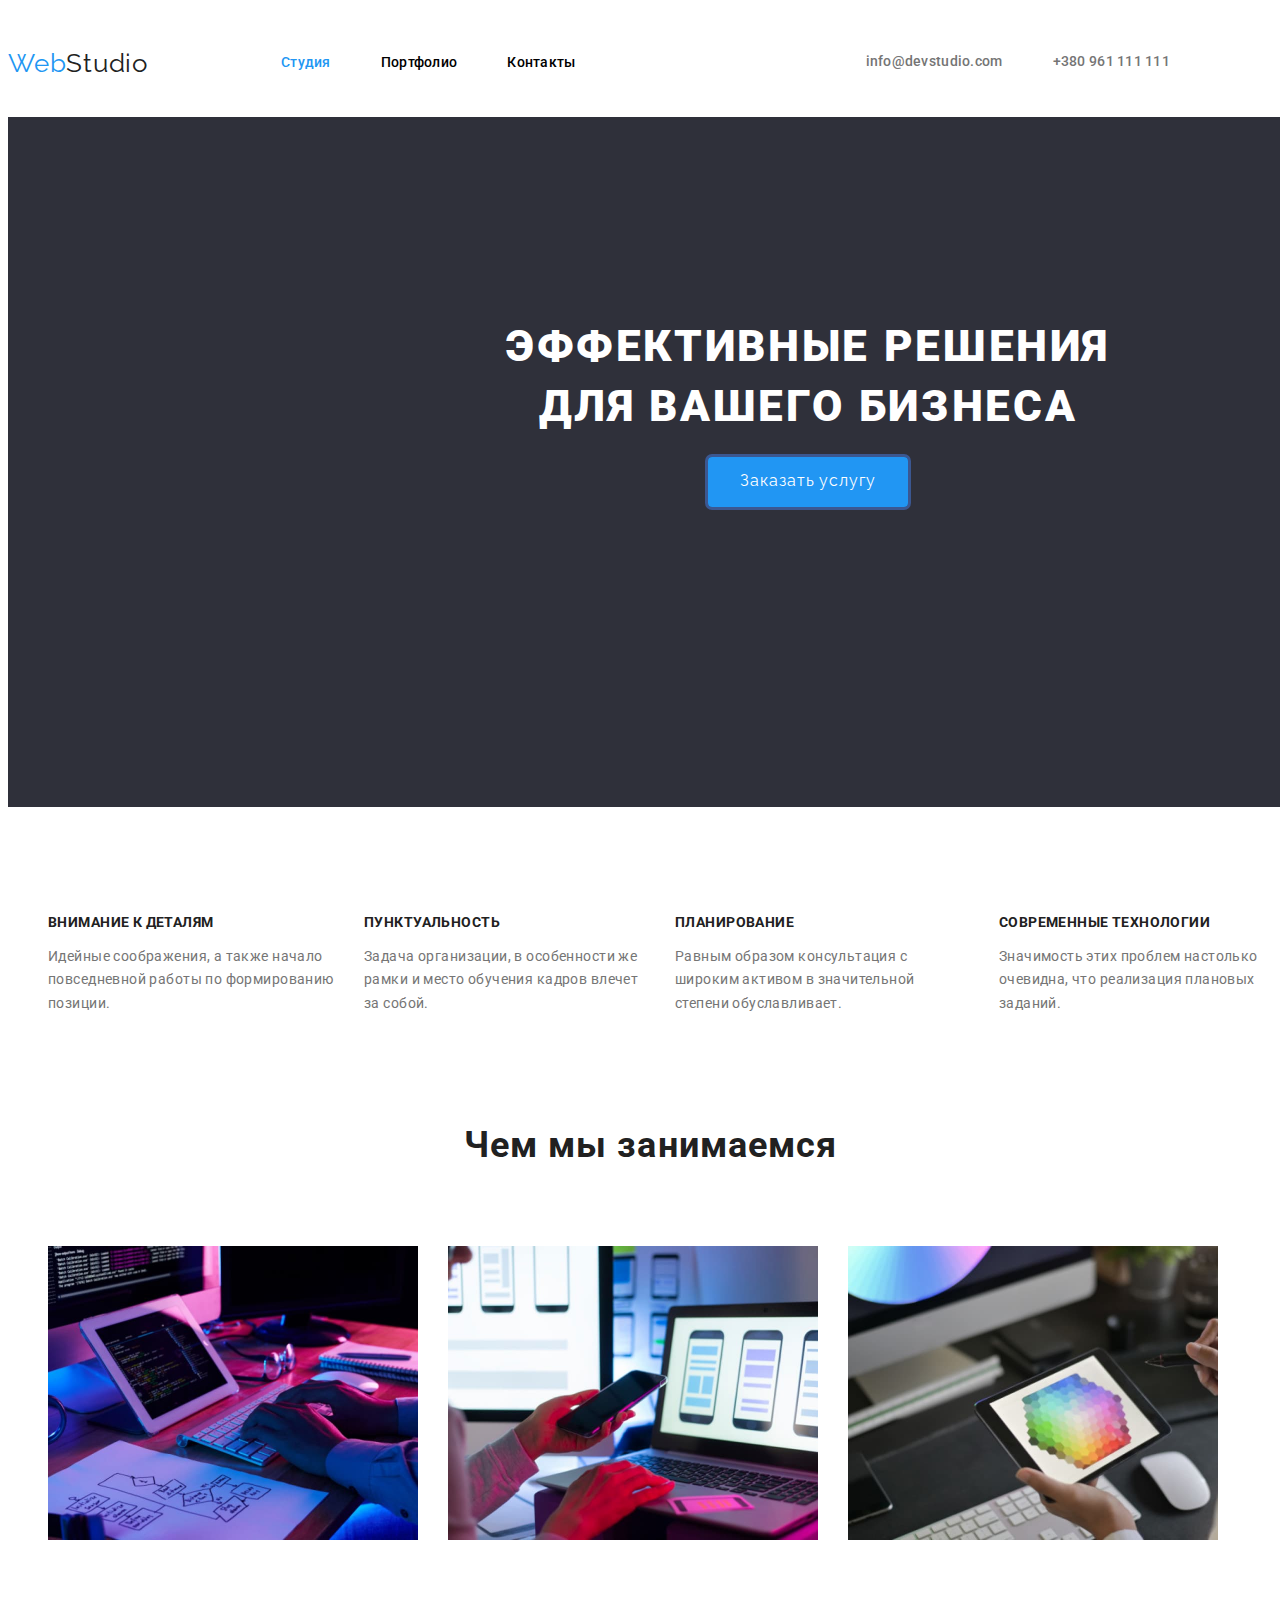
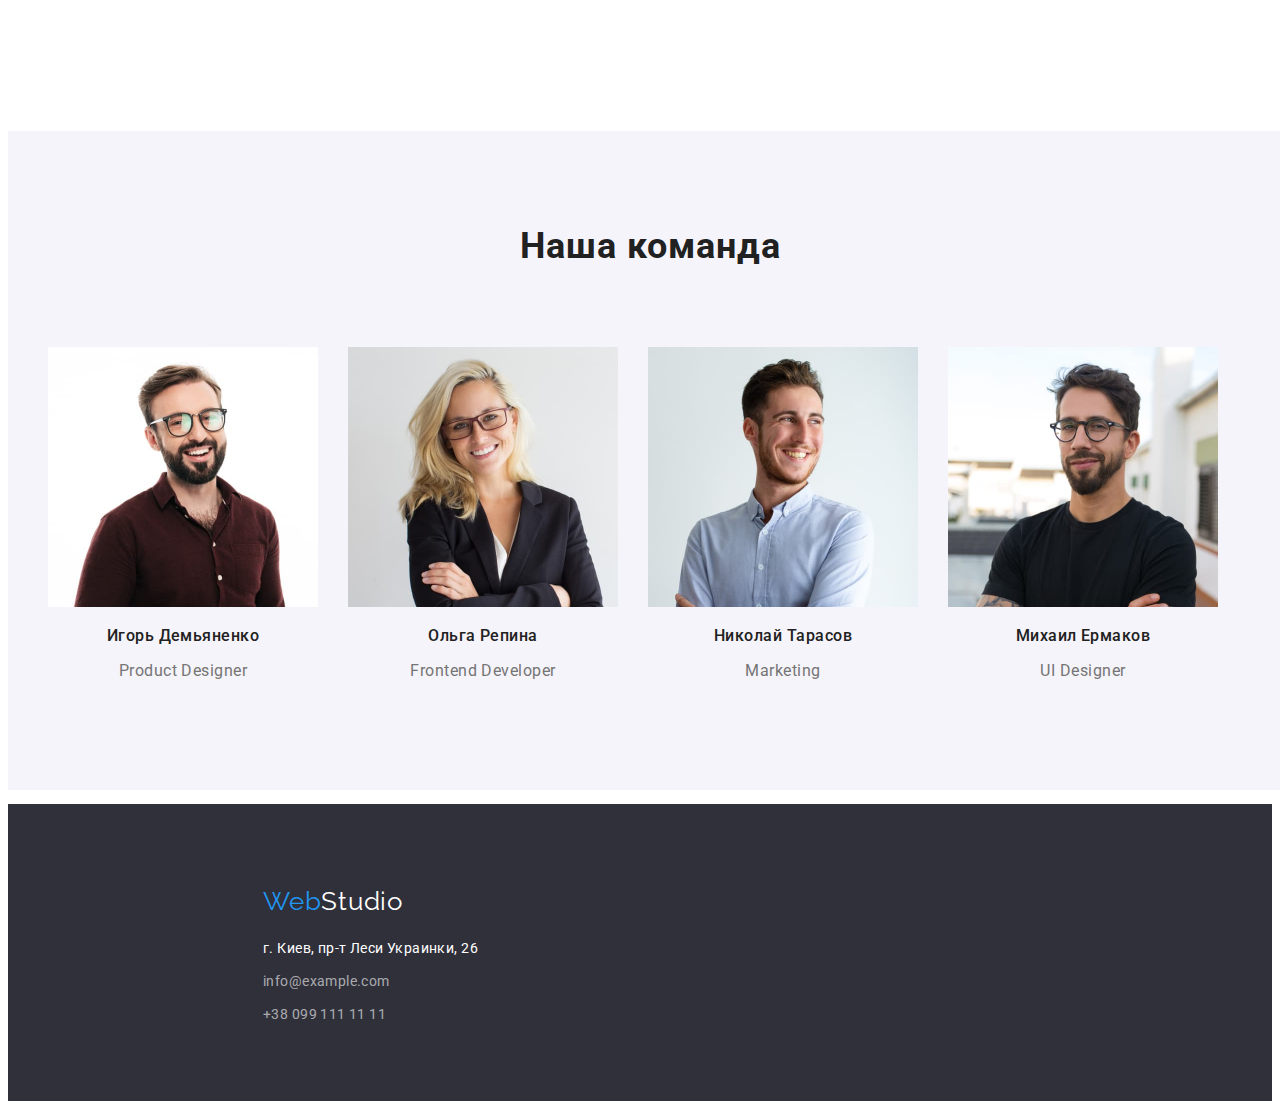
<file: index.html>
<!DOCTYPE html>
<html lang="ru">
  <head>
    <meta charset="UTF-8" />
    <meta http-equiv="X-UA-Compatible" content="IE=edge" />
    <meta name="viewport" content="width=device-width, initial-scale=1.0" />
    <link
      rel="stylesheet"
      href="https://cdnjs.cloudflare.com/ajax/libs/modern-normalize/1.1.0/modern-normalize.min.css"
      integrity="sha512-wpPYUAdjBVSE4KJnH1VR1HeZfpl1ub8YT/NKx4PuQ5NmX2tKuGu6U/JRp5y+Y8XG2tV+wKQpNHVUX03MfMFn9Q=="
      crossorigin="anonymous"
      referrerpolicy="no-referrer"
    />
    <link rel="preconnect" href="https://fonts.googleapis.com" />
    <link rel="preconnect" href="https://fonts.gstatic.com" crossorigin />
    <link
      href="https://fonts.googleapis.com/css2?family=Poppins:wght@300;400;500;700&family=Raleway:wght@700&family=Roboto:wght@400;500;700;900&display=swap"
      rel="stylesheet"
    />
    <link rel="stylesheet" href="./css/style.css" />
    <title>Web Studio</title>
  </head>
  <body>
    <!--Шапка-->
    <header class="header content">
      <nav class="main-nav">
        <a class="logo" href="./index.html" lang="en"><span class="web">Web</span>Studio</a>
        <ul class="header-list menu-list">
          <li class="li">
            <a href="./index.html" class="link active color-black"
              ><span class="studio">Студия</span>
            </a>
          </li>
          <li class="li"><a href="./portfolio.html" class="link color-black">Портфолио</a></li>
          <li class="li"><a href="" class="link color-black">Контакты</a></li>
        </ul>
      </nav>
      <ul class="contact-header list menu-list">
        <li class="contact-item">
          <a href="mailto:info@devstudio.com" class="contact">info@devstudio.com </a>
        </li>
        <li class="contact-item">
          <a href="tel:+380961111111" class="contact"> +380 961 111 111 </a>
        </li>
      </ul>
    </header>
    <!--Основна частина-->
    <main>
      <!--Замовлення послуги-->
      <section class="button">
        <h1 class="h1">Эффективные решения для вашего бизнеса</h1>
        <div class="main-btn">
          <button type="button" class="main-button">Заказать услугу</button>
        </div>
      </section>
      <!--Інформація-->
      <section class="content">
        <ul class="info menu-list">
          <li>
            <h3 class="h3">Внимание к деталям</h3>
            <p class="p">
              Идейные соображения, а также начало повседневной работы по формированию позиции.
            </p>
          </li>
          <li>
            <h3 class="h3">Пунктуальность</h3>
            <p class="p">
              Задача организации, в особенности же рамки и место обучения кадров влечет за собой.
            </p>
          </li>
          <li>
            <h3 class="h3">Планирование</h3>
            <p class="p">
              Равным образом консультация с широким активом в значительной степени обуславливает.
            </p>
          </li>
          <li>
            <h3 class="h3">Современные технологии</h3>
            <p class="p">
              Значимость этих проблем настолько очевидна, что реализация плановых заданий.
            </p>
          </li>
        </ul>
      </section>
      <!--Фото чим займаються-->
      <section class="work content">
        <h2 class="h2">Чем мы занимаемся</h2>
        <ul class="menu-list">
          <li class="img">
            <img src="./image/box1.jpg" alt="planing" height="294" width="370" />
          </li>
          <li class="img">
            <img src="./image/box2.jpg" alt="design" height="294" width="370" />
          </li>
          <li class="img">
            <img src="./image/box3.jpg" alt="creating" height="294" width="370" />
          </li>
        </ul>
      </section>
      <!--Команда проекту-->
      <section class="command content">
        <h2 class="h2 margin">Наша команда</h2>
        <ul class="menu-list">
          <li class="command-list">
            <img src="./image/img.jpg" alt="igor" width="270" height="260" />
            <h3 class="name">Игорь Демьяненко</h3>
            <p class="job" lang="en">Product Designer</p>
          </li>
          <li class="command-list">
            <img src="./image/img1.jpg" alt="olena" width="270" height="260" />
            <h3 class="name">Ольга Репина</h3>
            <p class="job" lang="en">Frontend Developer</p>
          </li>
          <li class="command-list">
            <img src="./image/img2.jpg" alt="mykola" width="270" height="260" />
            <h3 class="name">Николай Тарасов</h3>
            <p class="job" lang="en">Marketing</p>
          </li>
          <li class="command-list">
            <img src="./image/img3.jpg" alt="mykhailo" width="270" height="260" />
            <h3 class="name">Михаил Ермаков</h3>
            <p class="job" lang="en">UI Designer</p>
          </li>
        </ul>
      </section>
    </main>
    <!--Футер-->
    <footer>
      <address class="adr">
        <ul class="list">
          <li class="footer-list">
            <a class="logo logo-footer" href="./index.html" lang="en"
              ><span class="web">Web</span><span class="studio-footer">Studio</span></a
            >
          </li>
          <li class="footer-list">
            <a
              href="https://goo.gl/maps/RZPMEvAZjLtWF5f4A"
              target="_blank"
              class="footer-style-white"
              rel="noreferrer noopener"
              >г. Киев, пр-т Леси Украинки, 26</a
            >
          </li>
          <li class="footer-list">
            <a href="mailto:info@example.com" class="footer-style">info@example.com </a>
          </li>
          <li class="footer-list">
            <a href="tel:+380991111111" class="footer-style">+38 099 111 11 11 </a>
          </li>
        </ul>
      </address>
    </footer>
  </body>
</html>
</file>
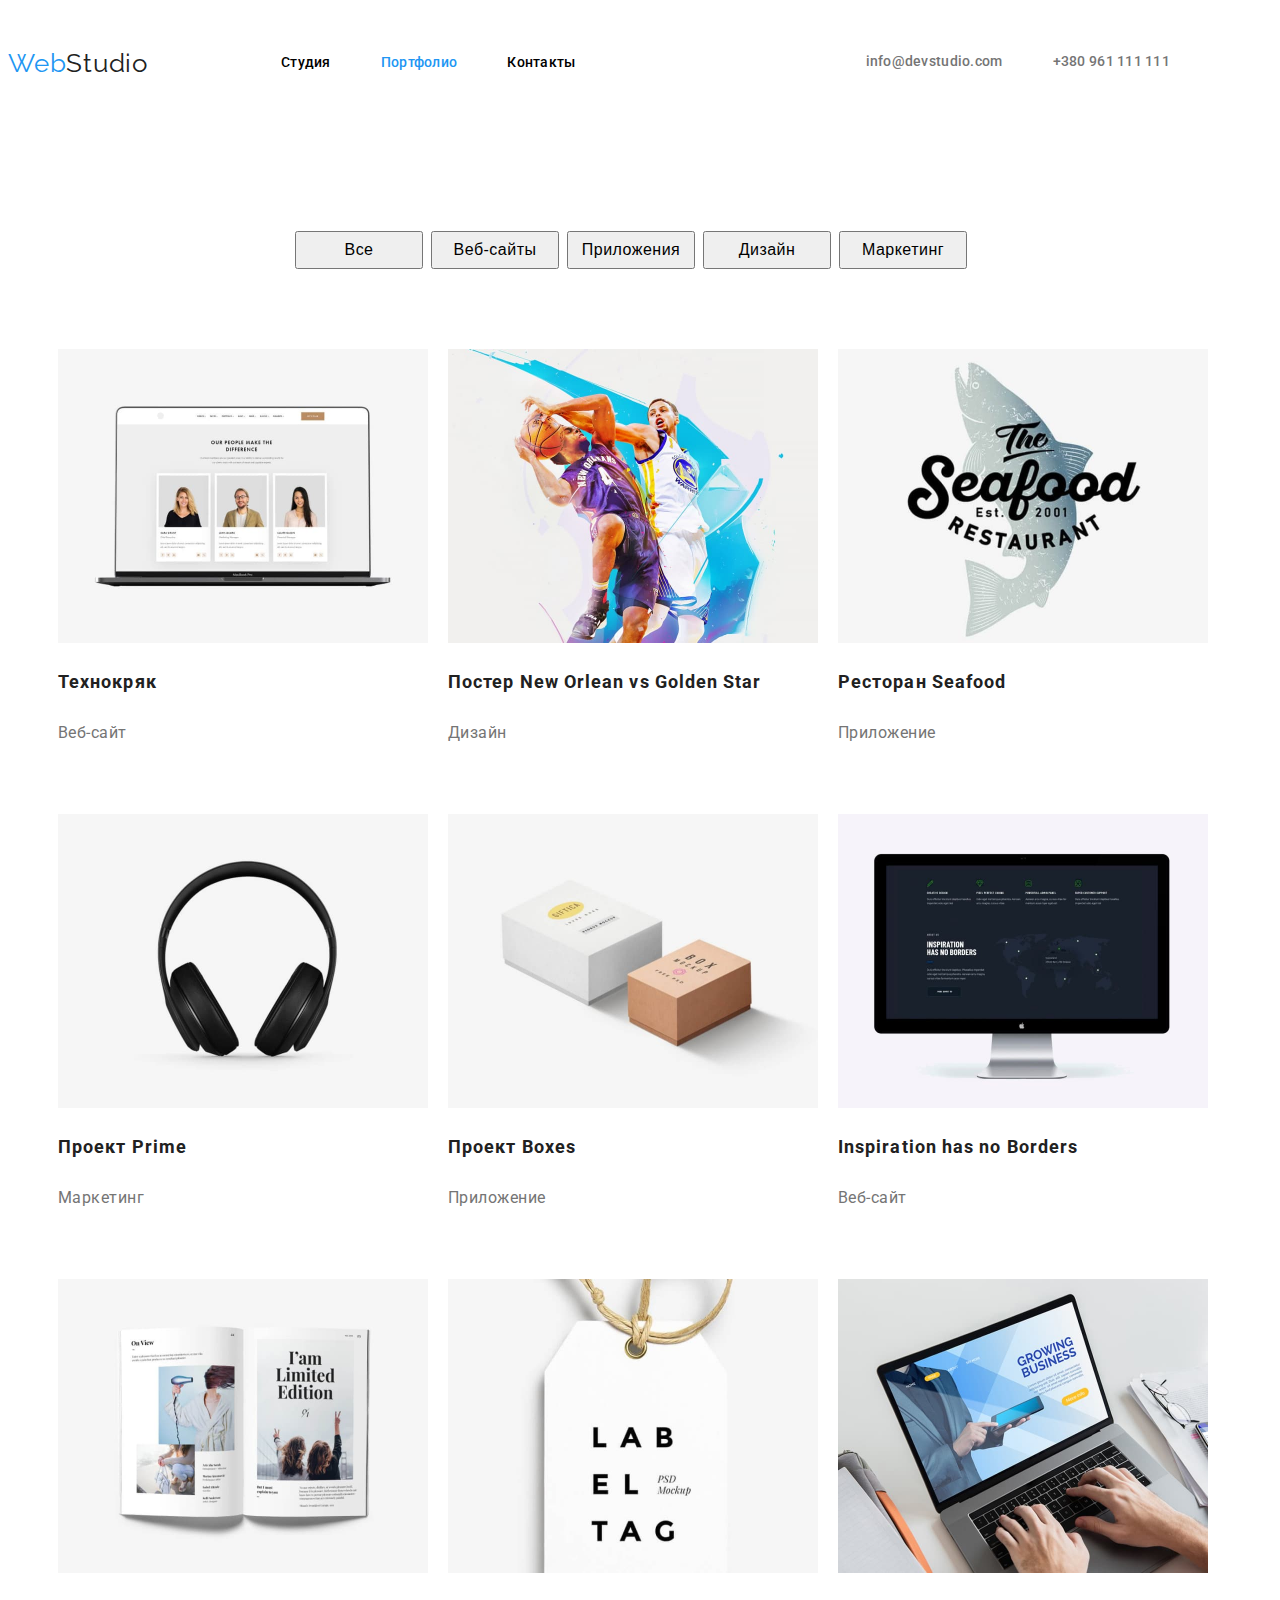
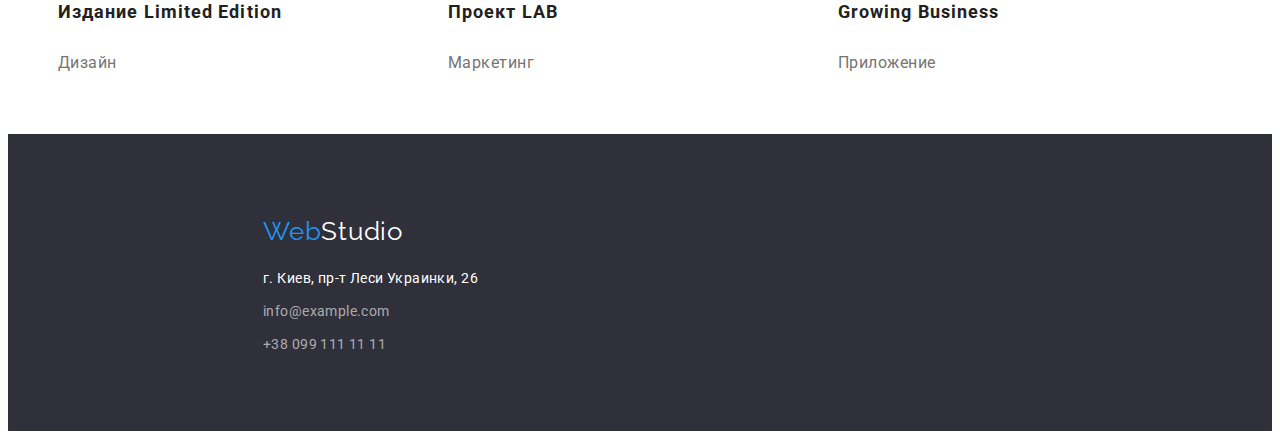
<file: portfolio.html>
<!DOCTYPE html>
<html lang="ru">
  <head>
    <meta charset="UTF-8" />
    <meta http-equiv="X-UA-Compatible" content="IE=edge" />
    <meta name="viewport" content="width=device-width, initial-scale=1.0" />
    <link
      rel="stylesheet"
      href="https://cdnjs.cloudflare.com/ajax/libs/modern-normalize/1.1.0/modern-normalize.min.css"
      integrity="sha512-wpPYUAdjBVSE4KJnH1VR1HeZfpl1ub8YT/NKx4PuQ5NmX2tKuGu6U/JRp5y+Y8XG2tV+wKQpNHVUX03MfMFn9Q=="
      crossorigin="anonymous"
      referrerpolicy="no-referrer"
    />
    <link rel="preconnect" href="https://fonts.googleapis.com" />
    <link rel="preconnect" href="https://fonts.gstatic.com" crossorigin />
    <link
      href="https://fonts.googleapis.com/css2?family=Poppins:wght@300;400;500;700&family=Raleway:wght@700&family=Roboto:wght@400;500;700;900&display=swap"
      rel="stylesheet"
    />
    <link rel="stylesheet" href="./css/style.css" />

    <title>Portfolio</title>
  </head>
  <body>
    <!--Шапка-->
    <header class="header content">
      <nav class="main-nav">
        <a class="logo" href="./index.html" lang="en"><span class="web">Web</span>Studio</a>
        <ul class="header-list list menu-list">
          <li class="li">
            <a href="./index.html" class="link color-black"><span class="studio">Студия</span> </a>
          </li>
          <li class="li">
            <a href="./portfolio.html" class="link active color-black">Портфолио</a>
          </li>
          <li class="li"><a href="" class="link color-black">Контакты</a></li>
        </ul>
      </nav>
      <ul class="contact-header list menu-list">
        <li class="contact-item">
          <a href="mailto:info@devstudio.com" class="contact">info@devstudio.com </a>
        </li>
        <li class="contact-item">
          <a href="tel:+380961111111" class="contact"> +380 961 111 111 </a>
        </li>
      </ul>
    </header>
    <main>
      <!--BUTTONS-->
      <section class="filter content">
        <h1 hidden>Портфолио</h1>
        <ul class="list button-item">
          <li class="filter-list">
            <button type="button" class="filter-button">Все</button>
          </li>
          <li class="filter-list">
            <button type="button" class="filter-button">Веб-сайты</button>
          </li>
          <li class="filter-list">
            <button type="button" class="filter-button">Приложения</button>
          </li>
          <li class="filter-list">
            <button type="button" class="filter-button">Дизайн</button>
          </li>
          <li class="filter-list">
            <button type="button" class="filter-button">Маркетинг</button>
          </li>
        </ul>
        <!--PORTFOLIO CONTENT-->
        <ul class="list content">
          <li class="portfolio-list">
            <a href="">
              <img src="./image/nout.jpg" alt="notebook" width="370" />
              <h3 class="portfolio-h3">Технокряк</h3>
              <p class="portfolio-p">Веб-сайт</p>
            </a>
          </li>
          <li class="portfolio-list">
            <a href="">
              <img src="./image/sport.jpg" alt="sport" width="370" />
              <h3 class="portfolio-h3">Постер New Orlean vs Golden Star</h3>
              <p class="portfolio-p">Дизайн</p>
            </a>
          </li>
          <li class="portfolio-list">
            <a href="">
              <img src="./image/seafood.jpg" alt="restoran" width="370" />
              <h3 class="portfolio-h3">Ресторан Seafood</h3>
              <p class="portfolio-p">Приложение</p>
            </a>
          </li>
          <li class="portfolio-list">
            <a href="">
              <img src="./image/headfone.jpg" alt="headfone" width="370" />
              <h3 class="portfolio-h3">Проект Prime</h3>
              <p class="portfolio-p">Маркетинг</p>
            </a>
          </li>
          <li class="portfolio-list">
            <a href="">
              <img src="./image/box.jpg" alt="box" width="370" />
              <h3 class="portfolio-h3">Проект Boxes</h3>
              <p class="portfolio-p">Приложение</p>
            </a>
          </li>
          <li class="portfolio-list">
            <a href="">
              <img src="./image/monitor.jpg" alt="monitor" width="370" />
              <h3 class="portfolio-h3">Inspiration has no Borders</h3>
              <p class="portfolio-p">Веб-сайт</p>
            </a>
          </li>
          <li class="portfolio-list">
            <a href="">
              <img src="./image/book.jpg" alt="book" width="370" />
              <h3 class="portfolio-h3">Издание Limited Edition</h3>
              <p class="portfolio-p">Дизайн</p>
            </a>
          </li>
          <li class="portfolio-list">
            <a href="">
              <img src="./image/birka.jpg" alt="birka" width="370" />
              <h3 class="portfolio-h3">Проект LAB</h3>
              <p class="portfolio-p">Маркетинг</p>
            </a>
          </li>
          <li class="portfolio-list">
            <a href="">
              <img src="./image/busines.jpg" alt="busines" width="370" />
              <h3 class="portfolio-h3">Growing Business</h3>
              <p class="portfolio-p">Приложение</p>
            </a>
          </li>
        </ul>
      </section>
    </main>
    <!--FOOTER-->
    <footer class="footer-footer">
      <address class="adr">
        <ul class="list">
          <li class="footer-list">
            <a class="logo logo-footer" href="./index.html" lang="en"
              ><span class="web">Web</span><span class="studio-footer">Studio</span></a
            >
          </li>
          <li class="footer-list">
            <a
              href="https://goo.gl/maps/RZPMEvAZjLtWF5f4A"
              target="_blank"
              class="footer-style-white"
              rel="noreferrer noopener"
              >г. Киев, пр-т Леси Украинки, 26</a
            >
          </li>
          <li class="footer-list">
            <a href="mailto:info@example.com" class="footer-style">info@example.com </a>
          </li>
          <li class="footer-list">
            <a href="tel:+380991111111" class="footer-style">+38 099 111 11 11 </a>
          </li>
        </ul>
      </address>
    </footer>
  </body>
</html>
</file>
<file: css/style.css>
:root {
  --main-font: 'Roboto', sans-serif;
  --second-font: 'Raleway', sans-serif;
  --black-color: #000000;
  --second-black: #212121;
  --backg-color: #2f303a;
  --white-color: #ffffff;
  --blue-color: #2196f3;
  --p-color: #757575;
  --grey-color: #f5f4fa;
}

body {
  font-family: var(--main-font);
  font-size: 14px;
  color: var(--black-color);
  background-color: var(--white-color);
}

.content {
  width: 1285px;
  margin: 0 auto;
}

.list {
  list-style: none;
}

.menu-list {
  list-style: none;
  display: flex;
}

a {
  text-decoration: none;
}

.color-black {
  color: var(--black-color);
  font-weight: 500;
  font-size: 14px;
  line-height: 1.14;
  letter-spacing: 0.02em;
}

/*header*/
.header {
  display: flex;
  padding-top: 32px;
  padding-bottom: 32px;
}

.web {
  color: var(--blue-color);
  font-size: 26px;
  line-height: 1.19;
  letter-spacing: 0.03em;
  font-family: var(--second-font);
}

.logo {
  padding-top: 8px;
  display: block;
  font-family: var(--second-font);
  font-size: 26px;
  line-height: 1.19;
  letter-spacing: 0.03em;
  color: var(--second-black);
}

.header-list {
  text-align: center;
  margin-left: 93px;
}

.li {
  margin-right: 50px;
  color: var(--black-color);
}

.contact-item:first-child {
  margin-right: 0;
  margin-left: 200px;
  display: flex;
}

.contact-item:last-child {
  margin-right: 0;
  margin-left: 50px;
  display: flex;
}

.main-nav {
  display: flex;
}

.header-list .link:hover,
.header-list .link:focus {
  color: var(--blue-color);
  text-shadow: 0px 4px 4px rgb(0 0 0 / 25%);
}

.contact:hover,
.contact:focus {
  color: var(--blue-color);
  text-shadow: 0px 4px 4px rgb(0 0 0 / 25%);
}

.active {
  color: var(--blue-color);
}

.contact {
  color: var(--p-color);
  font-style: normal;
  font-weight: 500;
  font-size: 14px;
  line-height: 1.14;
  letter-spacing: 0.02em;
}

/*hero*/
.button {
  padding-top: 200px;
  padding-bottom: 280px;
  background-color: var(--backg-color);
  width: 1600px;
  margin: 0 auto;
}

.h1 {
  margin: 0 452px;
  color: var(--white-color);
  font-style: normal;
  font-weight: 900;
  font-size: 44px;
  line-height: 1.36;
  text-align: center;
  letter-spacing: 0.06em;
  text-transform: uppercase;
}

.main-button {
  margin: 0 auto;
  width: 200px;
  height: 50px;
  cursor: pointer;
  margin: 20px 700px;
  outline: 3px solid;
  border: none;
  border-radius: 4px;
  font-family: var(--second-font);
  font-size: 16px;
  line-height: 1.8;
  letter-spacing: 0.06em;
  background: var(--blue-color);
  color: var(--white-color);
  outline-color: rgba(71, 126, 232, 0.5);
}

.main-button:hover,
.main-button:focus {
  border: none;
  transition: all 500ms ease;
  color: var(--backg-color);
  outline-color: rgba(71, 126, 232, 0);
  outline-offset: 50px;
}

/*Content */
.h3 {
  margin-top: 94px;
  color: var(--second-black);
  font-weight: 700;
  font-size: 14px;
  line-height: 1.14;
  letter-spacing: 0.03em;
  text-transform: uppercase;
  margin-right: 30px;
}

.p {
  font-size: 14px;
  line-height: 1.7;
  letter-spacing: 0.03em;
  color: var(--p-color);
  text-align: start;
  margin-right: 30px;
}

/*Box photo*/
.h2 {
  margin-top: 94px;
  color: var(--second-black);
  font-weight: 700;
  font-size: 36px;
  line-height: 1.17;
  text-align: center;
  letter-spacing: 0.03em;
}

.img {
  margin-top: 50px;
  margin-right: 30px;
}

/*command*/
.command {
  background-color: var(--grey-color);
  margin-top: 188px;
}

.margin {
  padding-top: 94px;
}

.command-list {
  margin-top: 50px;
  margin-bottom: 94px;
  margin-right: 30px;
}

.name {
  font-weight: 500;
  font-size: 16px;
  line-height: 1.19;
  text-align: center;
  letter-spacing: 0.03em;
  color: var(--second-black);
}

.job {
  font-size: 16px;
  line-height: 1.19;
  text-align: center;
  letter-spacing: 0.03em;
  color: var(--p-color);
}

/*footer*/
.studio-footer {
  color: var(--white-color);
}

.adr {
  padding-top: 60px;
  padding-bottom: 60px;
  background-color: var(--backg-color);
}

.footer-list {
  padding-left: 215px;
  margin-bottom: 9px;
  font-style: normal;
  font-size: 14px;
  line-height: 1.71;
  letter-spacing: 0.03em;
  color: var(--black-color);
}

.logo-footer {
  margin-bottom: 20px;
}

.footer-style {
  color: rgba(255, 255, 255, 0.6);
}

.footer-style-white {
  color: var(--white-color);
}

.footer-style:hover,
.footer-style:focus {
  color: var(--blue-color);
  text-shadow: 0px 4px 4px rgb(0 0 0 / 25%);
}

/*=========================PORTFOLIO=======================*/
.button-item {
  padding-left: 287px;
  display: flex;
  padding-top: 100px;
  padding-bottom: 56px;
}

.filter-list {
  margin-right: 8px;
}

.filter-button {
  width: 128px;
  height: 38px;
  left: 576px;
  top: 174px;
  cursor: pointer;
  font-weight: 500;
  font-size: 16px;
  line-height: 1.625;
  text-align: center;
  letter-spacing: 0.03em;
}

.filter-button:hover {
  background: #2196f3;
  color: var(--white-color);
  box-shadow: 0px 3px 1px rgba(0, 0, 0, 0.1), 0px 1px 2px rgba(0, 0, 0, 0.08),
    0px 2px 2px rgba(0, 0, 0, 0.12);
  border-radius: 4px;
}

/*========================Portfolio content ================*/
.portfolio-list {
  display: block;
  margin-left: auto;
  margin-right: auto;
  padding-bottom: 30px;
  margin: 10px;
  float: left;
  list-style: none;
  text-align: start;
}

.portfolio-h3 {
  font-weight: 700;
  font-size: 18px;
  line-height: 2;
  letter-spacing: 0.06em;
  color: var(--second-black);
}

.portfolio-p {
  font-size: 16px;
  line-height: 1.875;
  letter-spacing: 0.03em;
  color: var(--p-color);
}

.footer-footer {
  display: block;
  clear: both;
}
</file>
